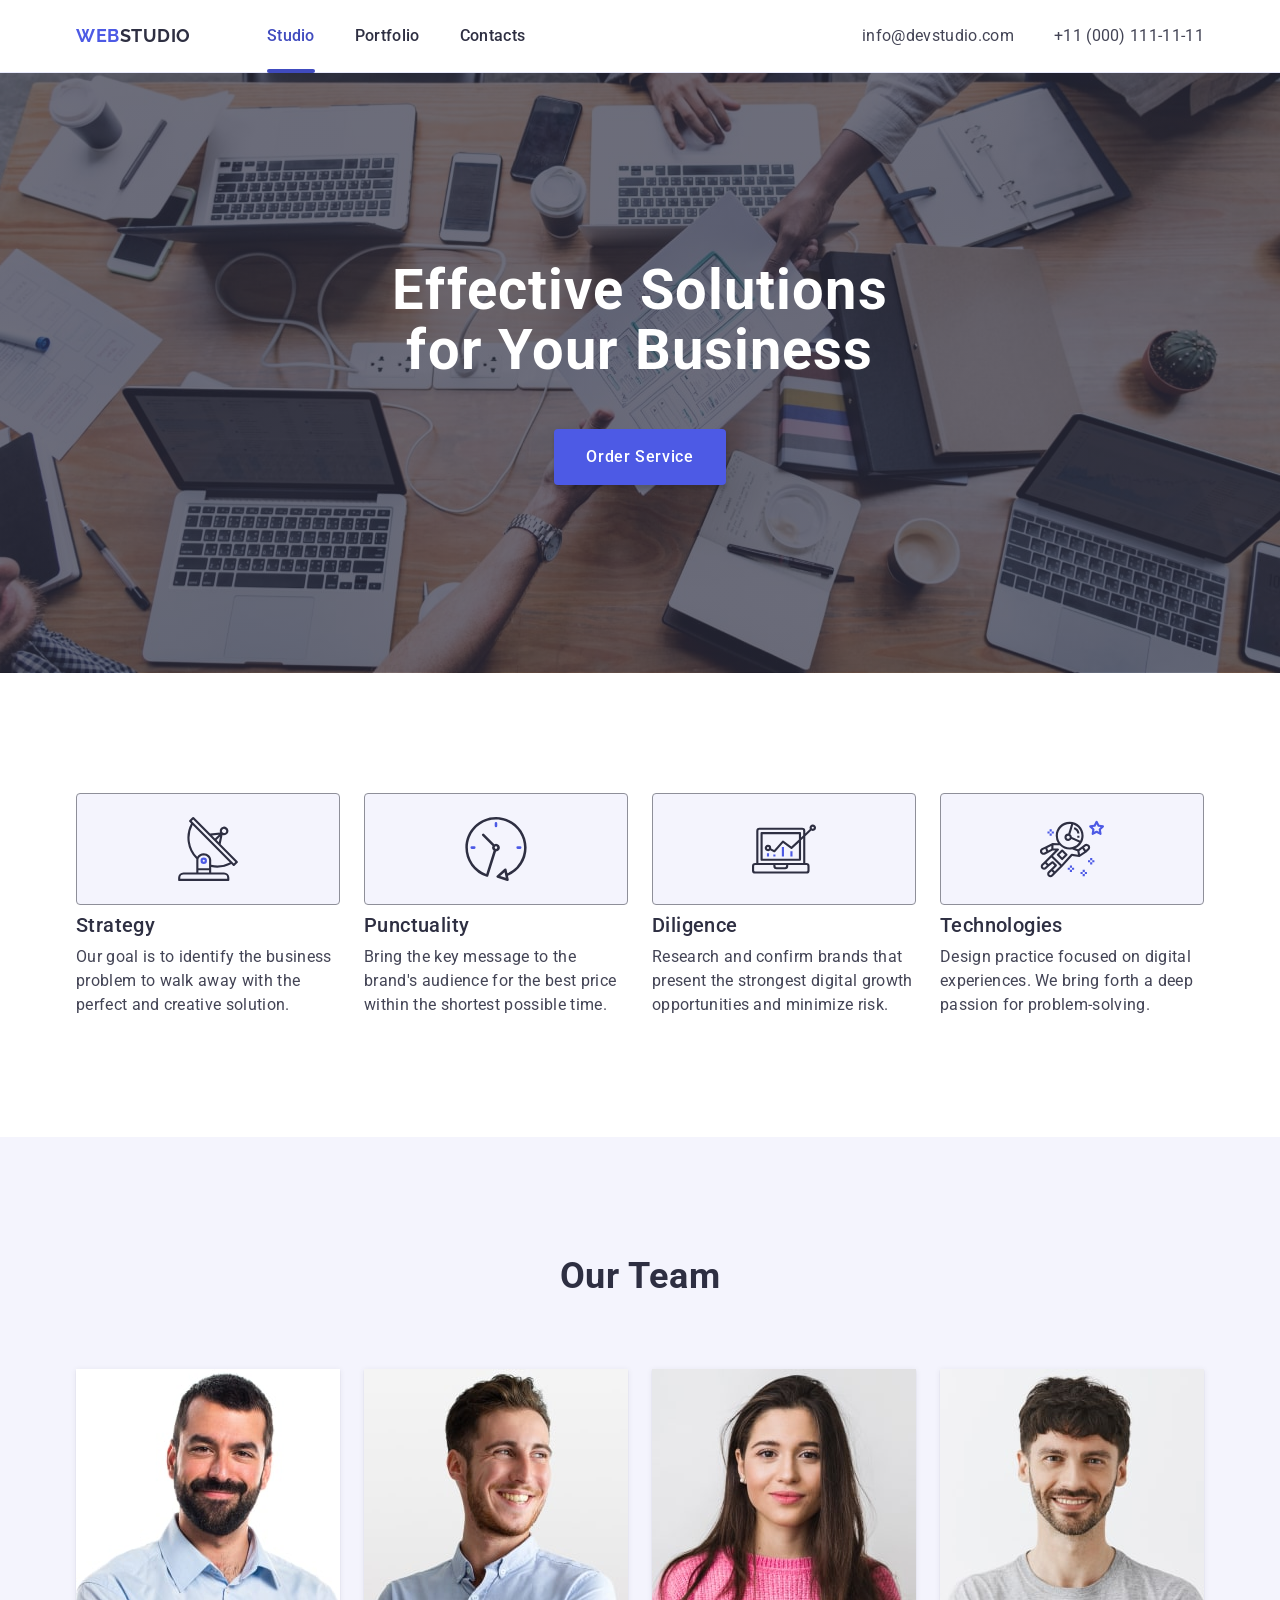
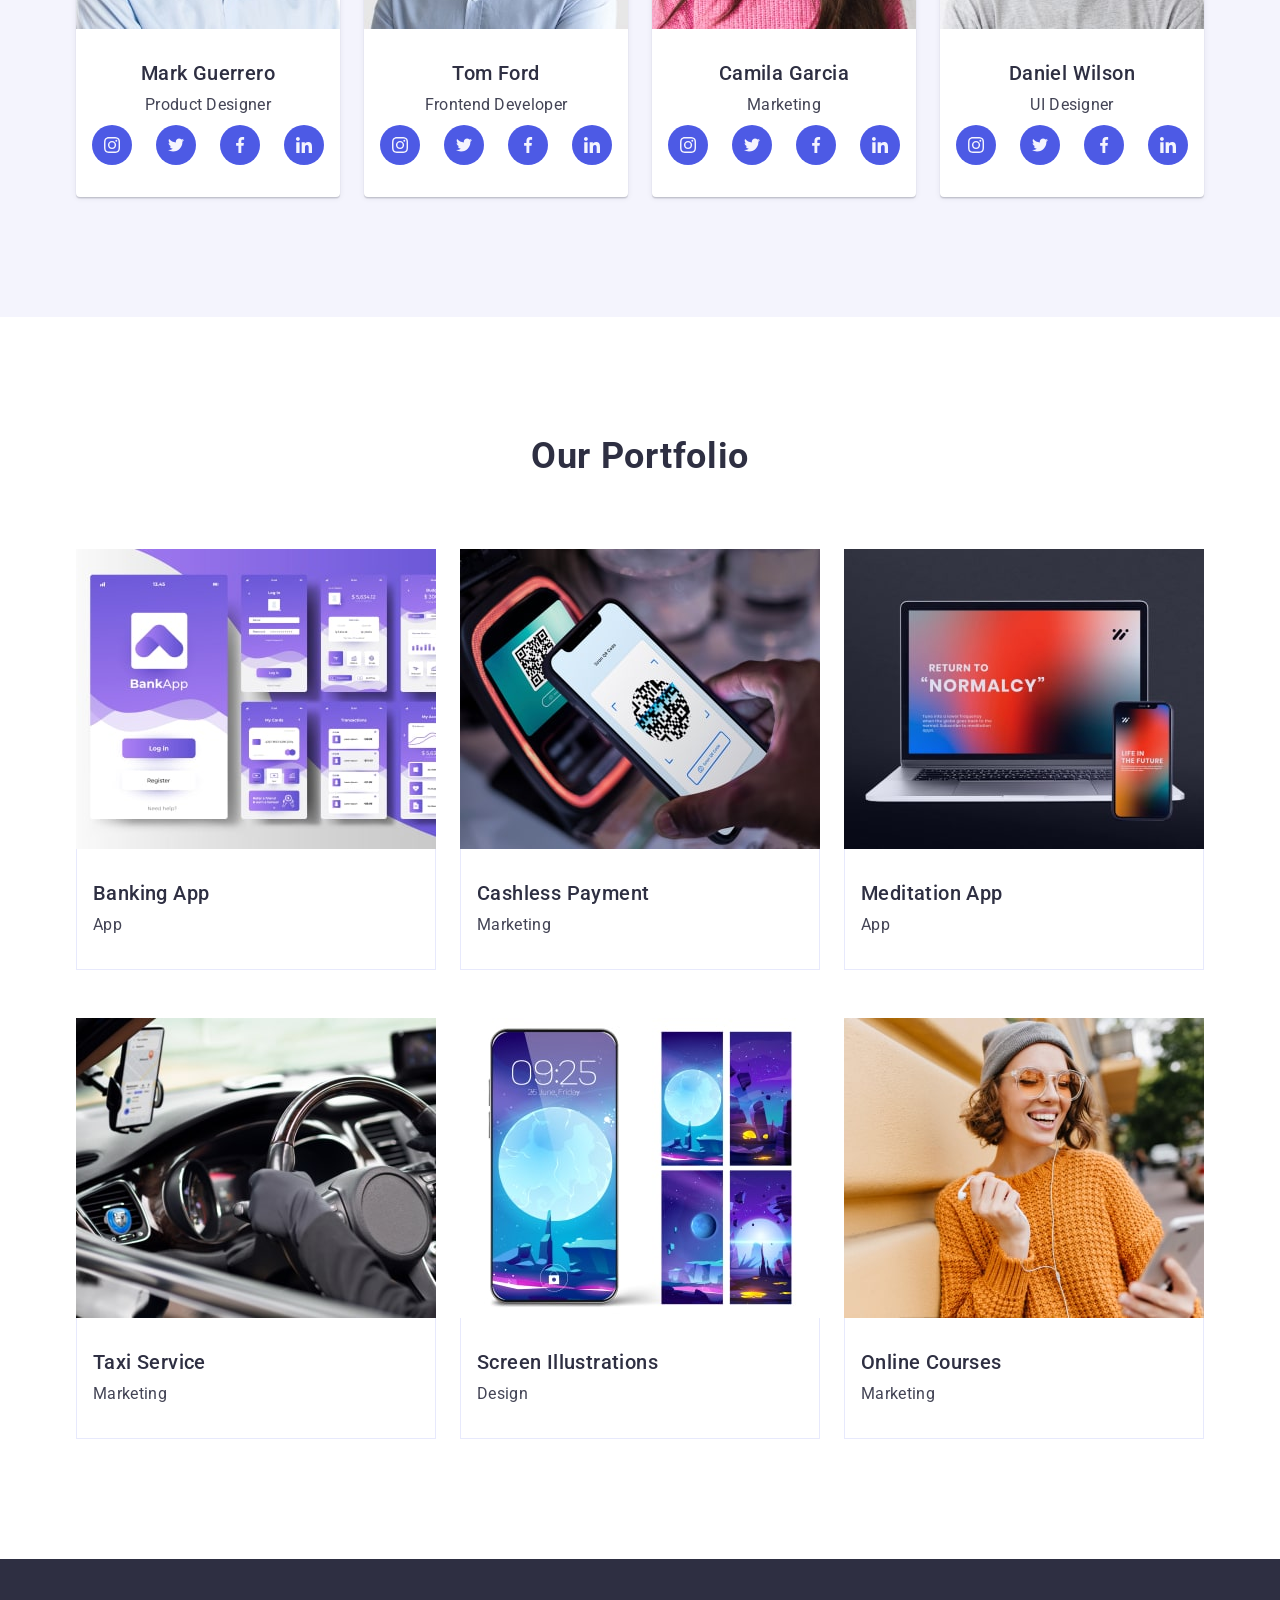
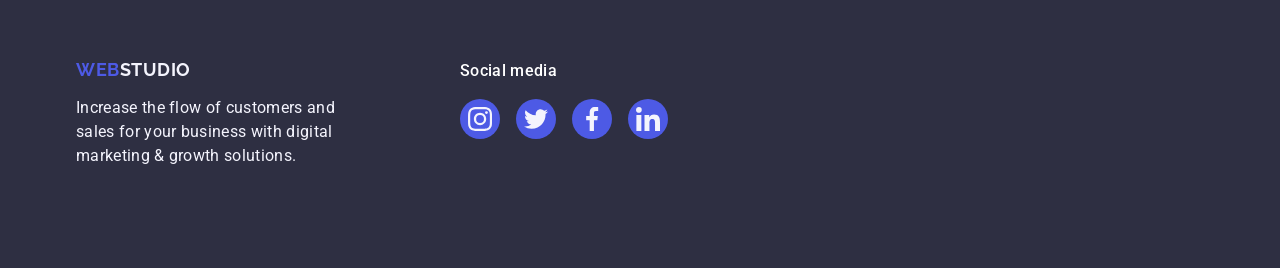
<file: index.html>
<!DOCTYPE html>
<html lang="en">
  <head>
    <!-- meta -->
    <meta charset="UTF-8" />
    <meta name="viewport" content="width=device-width, initial-scale=1.0" />
    <!-- meta-end -->
    <link rel="preconnect" href="https://fonts.googleapis.com" />
    <link rel="preconnect" href="https://fonts.gstatic.com" crossorigin />
    <link href="https://fonts.googleapis.com/css2?family=Roboto:wght@400;500;700&family=Raleway:wght@700&display=swap" rel="stylesheet" />
    <link rel="stylesheet" href="https://cdnjs.cloudflare.com/ajax/libs/modern-normalize/2.0.0/modern-normalize.min.css" />
    <link rel="stylesheet" href="./css/styles.css" />
    <title>Malyshev S. goit-markup-hw-04</title>
  </head>
  <body>
    <!-- header-section -->
    <header class="header">
      <div class="container header--wrap">
        <nav class="header__navmenu">
          <a href="./index.html" class="header__navmenu-logo">Web<span class="header__navmenu-logo--gray">Studio</span> </a>
          <ul class="header__navmenu-list">
            <li class="header__navmenu-item">
              <a href="./index.html" class="header__navmenu-link header__navmenu-link--active">Studio</a>
            </li>
            <li class="header__navmenu-item">
              <a href="" class="header__navmenu-link">Portfolio</a>
            </li>
            <li class="header__navmenu-item">
              <a href="" class="header__navmenu-link">Contacts</a>
            </li>
          </ul>
        </nav>
        <address class="header__address">
          <ul class="header__address-list">
            <li class="header__address-item">
              <a class="header__address-link" href="mailto:info@devstudio.com">info@devstudio.com</a>
            </li>
            <li class="header__address-item">
              <a class="header__address-link" href="tel:+110001111111">+11 (000) 111-11-11</a>
            </li>
          </ul>
        </address>
      </div>
    </header>
    <!-- header-section-end -->
    <!-- main-start -->
    <main>
      <!-- hero-section-start -->
      <section class="hero">
        <div class="container">
          <h1 class="hero__title">Effective Solutions for Your Business</h1>
          <button class="hero__button" type="button">Order Service</button>
        </div>
      </section>
      <!-- hero-section-end -->
      <!-- advantages-section-start -->
      <section class="advantages__section section">
        <div class="container">
          <h2 class="visually-hidden">Advantages</h2>
          <ul class="advantages__card-list">
            <li class="advantages__card-item">
              <div class="advantages__card-pictures">
                <svg class="advantages__card-icons" width="64" height="64">
                  <use href="./images/icons.svg#icon-antenna"></use>
                </svg>
              </div>
              <h3 class="advantages__card-title">Strategy</h3>
              <p class="advantages__card-txt">Our goal is to identify the business problem to walk away with the perfect and creative solution.</p>
            </li>
            <li class="advantages__card-item">
              <div class="advantages__card-pictures">
                <svg class="advantages__card-icons" width="64" height="64">
                  <use href="./images/icons.svg#icon-clock"></use>
                </svg>
              </div>
              <h3 class="advantages__card-title">Punctuality</h3>
              <p class="advantages__card-txt">Bring the key message to the brand's audience for the best price within the shortest possible time.</p>
            </li>
            <li class="advantages__card-item">
              <div class="advantages__card-pictures">
                <svg class="advantages__card-icons" width="64" height="64">
                  <use href="./images/icons.svg#icon-diagram"></use>
                </svg>
              </div>
              <h3 class="advantages__card-title">Diligence</h3>
              <p class="advantages__card-txt">Research and confirm brands that present the strongest digital growth opportunities and minimize risk.</p>
            </li>
            <li class="advantages__card-item">
              <div class="advantages__card-pictures">
                <svg class="advantages__card-icons" width="64" height="64">
                  <use href="./images/icons.svg#icon-astronaut"></use>
                </svg>
              </div>
              <h3 class="advantages__card-title">Technologies</h3>
              <p class="advantages__card-txt">Design practice focused on digital experiences. We bring forth a deep passion for problem-solving.</p>
            </li>
          </ul>
        </div>
      </section>
      <!-- advantages-section-end -->
      <!-- our-team-section-start -->
      <section class="our-team__section section">
        <div class="container">
          <h2 class="our-team__title-section">Our Team</h2>
          <ul class="our-team__card-list">
            <li class="our-team__card-item">
              <img class="our-team__card-img" src="./images/section-our-team/product-designer.jpg" alt="workmate" width="264" height="260" />
              <div class="our-team__card-desc">
                <h3 class="our-team__card-title">Mark Guerrero</h3>
                <p class="our-team__card-txt">Product Designer</p>
                <ul class="our-team__card-social-list">
                  <li class="our-team__card-social-item">
                    <a href="https://www.instagram.com/" target="_blank" class="our-team__card-social-link">
                      <svg class="our-team__card-social-icon" width="16" height="16">
                        <use href="./images/icons.svg#icon-instagram"></use>
                      </svg>
                    </a>
                  </li>
                  <li class="our-team__card-social-item">
                    <a href="https://www.twitter.com/" target="_blank" class="our-team__card-social-link">
                      <svg class="our-team__card-social-icon" width="16" height="16">
                        <use href="./images/icons.svg#icon-twitter"></use>
                      </svg>
                    </a>
                  </li>
                  <li class="our-team__card-social-item">
                    <a href="https://www.facebook.com/" target="_blank" class="our-team__card-social-link">
                      <svg class="our-team__card-social-icon" width="16" height="16">
                        <use href="./images/icons.svg#icon-facebook"></use>
                      </svg>
                    </a>
                  </li>
                  <li class="our-team__card-social-item">
                    <a href="https://www.linkedin.com/" target="_blank" class="our-team__card-social-link">
                      <svg class="our-team__card-social-icon" width="16" height="16">
                        <use href="./images/icons.svg#icon-linkedin"></use>
                      </svg>
                    </a>
                  </li>
                </ul>
              </div>
            </li>
            <li class="our-team__card-item">
              <img class="our-team__card-img" src="./images/section-our-team/frontend-developer.jpg" alt="workmate" width="264" height="260" />
              <div class="our-team__card-desc">
                <h3 class="our-team__card-title">Tom Ford</h3>
                <p class="our-team__card-txt">Frontend Developer</p>
                <ul class="our-team__card-social-list">
                  <li class="our-team__card-social-item">
                    <a href="https://www.instagram.com/" target="_blank" class="our-team__card-social-link">
                      <svg class="our-team__card-social-icon" width="16" height="16">
                        <use href="./images/icons.svg#icon-instagram"></use>
                      </svg>
                    </a>
                  </li>
                  <li class="our-team__card-social-item">
                    <a href="https://www.twitter.com/" target="_blank" class="our-team__card-social-link">
                      <svg class="our-team__card-social-icon" width="16" height="16">
                        <use href="./images/icons.svg#icon-twitter"></use>
                      </svg>
                    </a>
                  </li>
                  <li class="our-team__card-social-item">
                    <a href="https://www.facebook.com/" target="_blank" class="our-team__card-social-link">
                      <svg class="our-team__card-social-icon" width="16" height="16">
                        <use href="./images/icons.svg#icon-facebook"></use>
                      </svg>
                    </a>
                  </li>
                  <li class="our-team__card-social-item">
                    <a href="https://www.linkedin.com/" target="_blank" class="our-team__card-social-link">
                      <svg class="our-team__card-social-icon" width="16" height="16">
                        <use href="./images/icons.svg#icon-linkedin"></use>
                      </svg>
                    </a>
                  </li>
                </ul>
              </div>
            </li>
            <li class="our-team__card-item">
              <img class="our-team__card-img" src="./images/section-our-team/marketing.jpg" alt="workmate" width="264" height="260" />
              <div class="our-team__card-desc">
                <h3 class="our-team__card-title">Camila Garcia</h3>
                <p class="our-team__card-txt">Marketing</p>
                <ul class="our-team__card-social-list">
                  <li class="our-team__card-social-item">
                    <a href="https://www.instagram.com/" target="_blank" class="our-team__card-social-link">
                      <svg class="our-team__card-social-icon" width="16" height="16">
                        <use href="./images/icons.svg#icon-instagram"></use>
                      </svg>
                    </a>
                  </li>
                  <li class="our-team__card-social-item">
                    <a href="https://www.twitter.com/" target="_blank" class="our-team__card-social-link">
                      <svg class="our-team__card-social-icon" width="16" height="16">
                        <use href="./images/icons.svg#icon-twitter"></use>
                      </svg>
                    </a>
                  </li>
                  <li class="our-team__card-social-item">
                    <a href="https://www.facebook.com/" target="_blank" class="our-team__card-social-link">
                      <svg class="our-team__card-social-icon" width="16" height="16">
                        <use href="./images/icons.svg#icon-facebook"></use>
                      </svg>
                    </a>
                  </li>
                  <li class="our-team__card-social-item">
                    <a href="https://www.linkedin.com/" target="_blank" class="our-team__card-social-link">
                      <svg class="our-team__card-social-icon" width="16" height="16">
                        <use href="./images/icons.svg#icon-linkedin"></use>
                      </svg>
                    </a>
                  </li>
                </ul>
              </div>
            </li>
            <li class="our-team__card-item">
              <img class="our-team__card-img" src="./images/section-our-team/UI-designer.jpg" alt="workmate" width="264" height="260" />
              <div class="our-team__card-desc">
                <h3 class="our-team__card-title">Daniel Wilson</h3>
                <p class="our-team__card-txt">UI Designer</p>
                <ul class="our-team__card-social-list">
                  <li class="our-team__card-social-item">
                    <a href="https://www.instagram.com/" target="_blank" class="our-team__card-social-link">
                      <svg class="our-team__card-social-icon" width="16" height="16">
                        <use href="./images/icons.svg#icon-instagram"></use>
                      </svg>
                    </a>
                  </li>
                  <li class="our-team__card-social-item">
                    <a href="https://www.twitter.com/" target="_blank" class="our-team__card-social-link">
                      <svg class="our-team__card-social-icon" width="16" height="16">
                        <use href="./images/icons.svg#icon-twitter"></use>
                      </svg>
                    </a>
                  </li>
                  <li class="our-team__card-social-item">
                    <a href="https://www.facebook.com/" target="_blank" class="our-team__card-social-link">
                      <svg class="our-team__card-social-icon" width="16" height="16">
                        <use href="./images/icons.svg#icon-facebook"></use>
                      </svg>
                    </a>
                  </li>
                  <li class="our-team__card-social-item">
                    <a href="https://www.linkedin.com/" target="_blank" class="our-team__card-social-link">
                      <svg class="our-team__card-social-icon" width="16" height="16">
                        <use href="./images/icons.svg#icon-linkedin"></use>
                      </svg>
                    </a>
                  </li>
                </ul>
              </div>
            </li>
          </ul>
        </div>
      </section>
      <!-- our-team-section-end -->
      <!-- our-portfolio-section-start -->
      <section class="portfolio__section section">
        <div class="container">
          <h2 class="portfolio__title-section">Our Portfolio</h2>
          <ul class="portfolio__card-list">
            <li class="portfolio__card-item">
              <div class="portfolio__card-img-hidden-wrap">
                <img class="portfolio__card-img" src="./images/section-portfolio/img-banking-app.jpg" alt="our development" width="360" height="300" />
                <p class="portfolio__card-img-hidden-detail-txt">
                  14 Stylish and User-Friendly App Design Concepts · Task Manager App · Calorie Tracker App · Exotic Fruit Ecommerce App · Cloud Storage App
                </p>
              </div>
              <div class="portfolio__card-desc-wrap">
                <h3 class="portfolio__card-desc-tittle">Banking App</h3>
                <p class="portfolio__card-desc-txt">App</p>
              </div>
            </li>
            <li class="portfolio__card-item">
              <div class="portfolio__card-img-hidden-wrap">
                <img class="portfolio__card-img" src="./images/section-portfolio/img-cashless-payment.jpg" alt="our development" width="360" height="300" />
                <p class="portfolio__card-img-hidden-detail-txt">
                  14 Stylish and User-Friendly App Design Concepts · Task Manager App · Calorie Tracker App · Exotic Fruit Ecommerce App · Cloud Storage App
                </p>
              </div>
              <div class="portfolio__card-desc-wrap">
                <h3 class="portfolio__card-desc-tittle">Cashless Payment</h3>
                <p class="portfolio__card-desc-txt">Marketing</p>
              </div>
            </li>
            <li class="portfolio__card-item">
              <div class="portfolio__card-img-hidden-wrap">
                <img class="portfolio__card-img" src="./images/section-portfolio/img-meditation-app.jpg" alt="our development" width="360" height="300" />
                <p class="portfolio__card-img-hidden-detail-txt">
                  14 Stylish and User-Friendly App Design Concepts · Task Manager App · Calorie Tracker App · Exotic Fruit Ecommerce App · Cloud Storage App
                </p>
              </div>
              <div class="portfolio__card-desc-wrap">
                <h3 class="portfolio__card-desc-tittle">Meditation App</h3>
                <p class="portfolio__card-desc-txt">App</p>
              </div>
            </li>
            <li class="portfolio__card-item">
              <div class="portfolio__card-img-hidden-wrap">
                <img class="portfolio__card-img" src="./images/section-portfolio/img-taxi-service.jpg" alt="our development" width="360" height="300" />
                <p class="portfolio__card-img-hidden-detail-txt">
                  14 Stylish and User-Friendly App Design Concepts · Task Manager App · Calorie Tracker App · Exotic Fruit Ecommerce App · Cloud Storage App
                </p>
              </div>
              <div class="portfolio__card-desc-wrap">
                <h3 class="portfolio__card-desc-tittle">Taxi Service</h3>
                <p class="portfolio__card-desc-txt">Marketing</p>
              </div>
            </li>
            <li class="portfolio__card-item">
              <div class="portfolio__card-img-hidden-wrap">
                <img class="portfolio__card-img" src="./images/section-portfolio/img-screen-illustrations.jpg" alt="our development" width="360" height="300" />
                <p class="portfolio__card-img-hidden-detail-txt">
                  14 Stylish and User-Friendly App Design Concepts · Task Manager App · Calorie Tracker App · Exotic Fruit Ecommerce App · Cloud Storage App
                </p>
              </div>
              <div class="portfolio__card-desc-wrap">
                <h3 class="portfolio__card-desc-tittle">Screen Illustrations</h3>
                <p class="portfolio__card-desc-txt">Design</p>
              </div>
            </li>
            <li class="portfolio__card-item">
              <div class="portfolio__card-img-hidden-wrap">
                <img class="portfolio__card-img" src="./images/section-portfolio/img-online-courses.jpg" alt="our development" width="360" height="300" />
                <p class="portfolio__card-img-hidden-detail-txt">
                  14 Stylish and User-Friendly App Design Concepts · Task Manager App · Calorie Tracker App · Exotic Fruit Ecommerce App · Cloud Storage App
                </p>
              </div>
              <div class="portfolio__card-desc-wrap">
                <h3 class="portfolio__card-desc-tittle">Online Courses</h3>
                <p class="portfolio__card-desc-txt">Marketing</p>
              </div>
            </li>
          </ul>
        </div>
      </section>
      <!-- our-portfolio-section-end -->
    </main>
    <!-- main-end -->
    <!-- footer-section-start -->
    <footer class="footer__section">
      <div class="container footer__wrap-content">
        <div class="footer__wrap-logo-and-tagline">
          <a class="footer__logo-link" href="./index.html">Web<span class="footer__logo-link--cloud">Studio</span></a>
          <p class="footeer__txt">Increase the flow of customers and sales for your business with digital marketing & growth solutions.</p>
        </div>
        <div class="footer__wrap-social">
          <p class="footer__social-definition">Social media</p>
          <ul class="footer__social-list">
            <li class="footer__social-item">
              <a href="https://www.instagram.com/" target="_blank" class="footer__social-link">
                <svg class="footer__social-icon" width="24" height="24">
                  <use href="./images/icons.svg#icon-instagram"></use>
                </svg>
              </a>
            </li>
            <li class="footer__social-item">
              <a href="https://www.twitter.com/" target="_blank" class="footer__social-link">
                <svg class="footer__social-icon" width="24" height="24">
                  <use href="./images/icons.svg#icon-twitter"></use>
                </svg>
              </a>
            </li>
            <li class="footer__social-item">
              <a href="https://www.facebook.com/" target="_blank" class="footer__social-link">
                <svg class="footer__social-icon" width="24" height="24">
                  <use href="./images/icons.svg#icon-facebook"></use>
                </svg>
              </a>
            </li>
            <li class="footer__social-item">
              <a href="https://www.linkedin.com/" target="_blank" class="footer__social-link">
                <svg class="footer__social-icon" width="24" height="24">
                  <use href="./images/icons.svg#icon-linkedin"></use>
                </svg>
              </a>
            </li>
          </ul>
        </div>
      </div>
    </footer>
    <!-- footer-section-end -->
  </body>
</html>
</file>
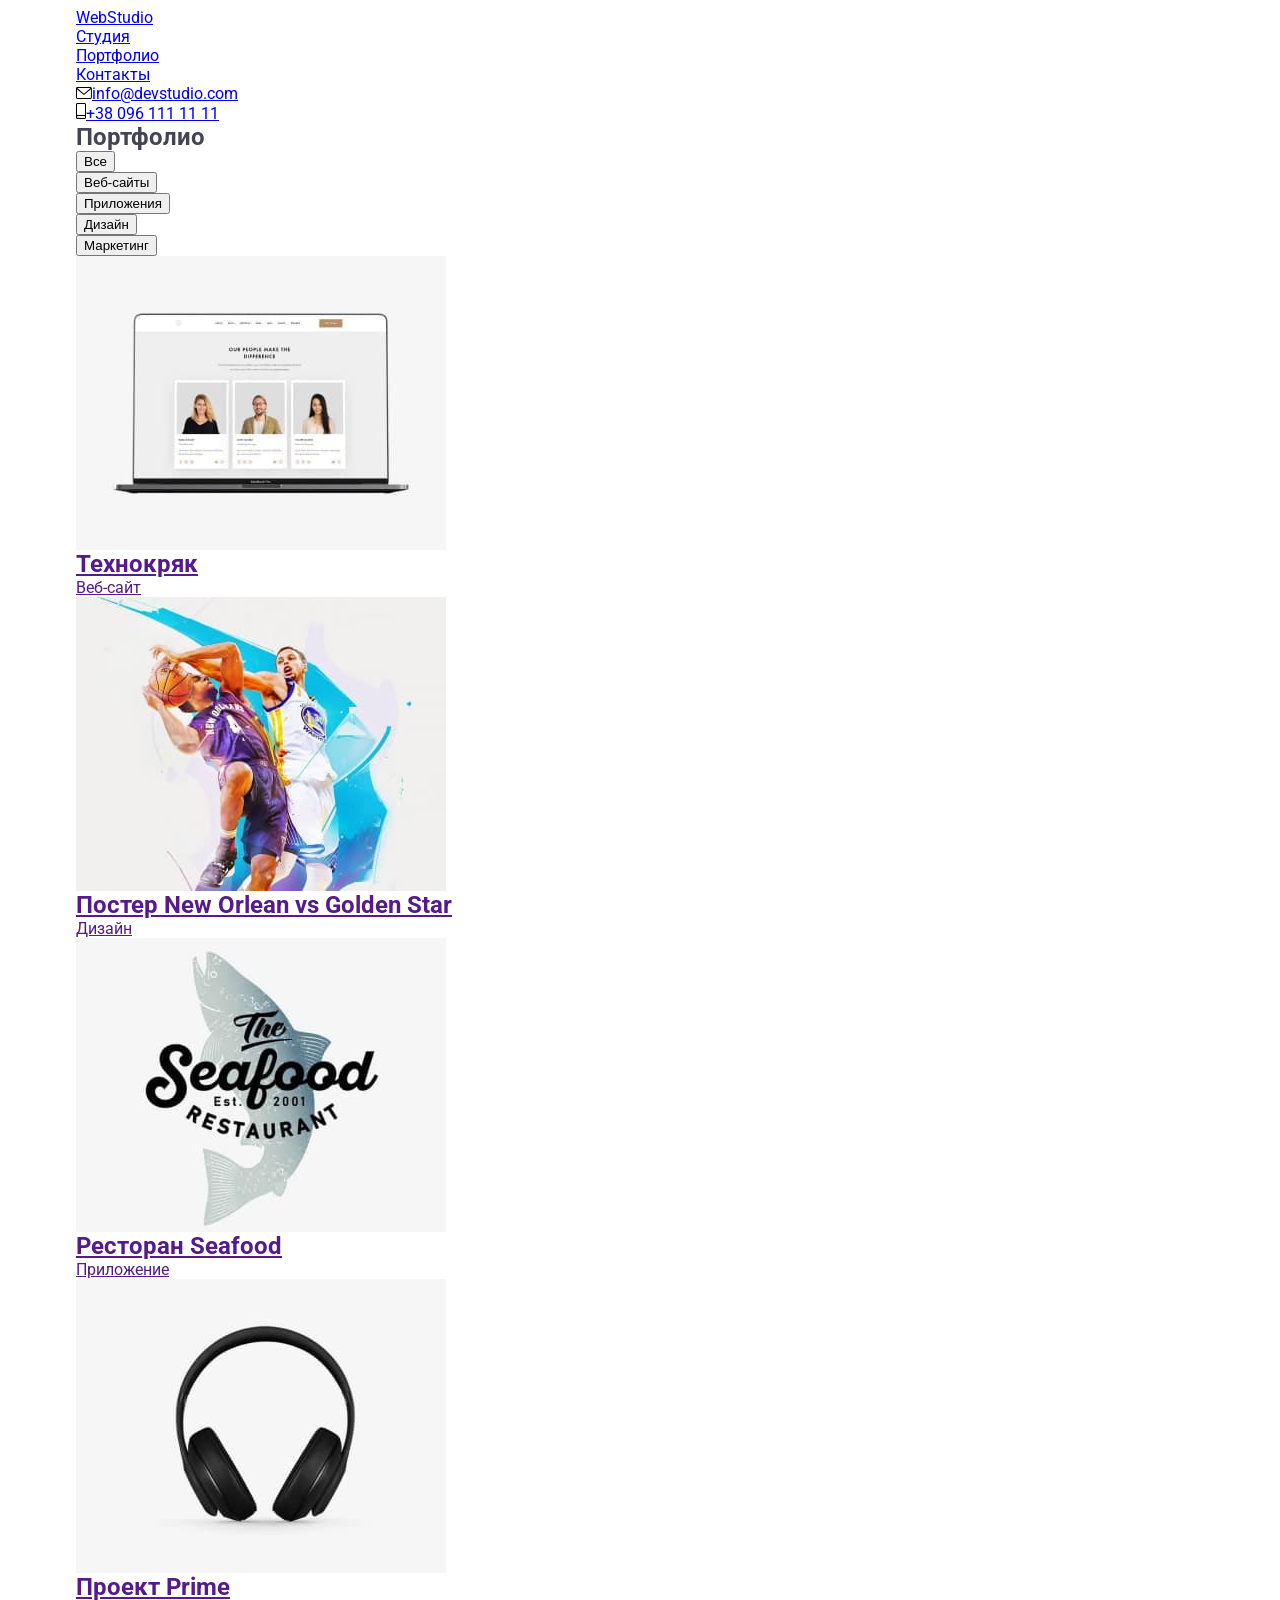
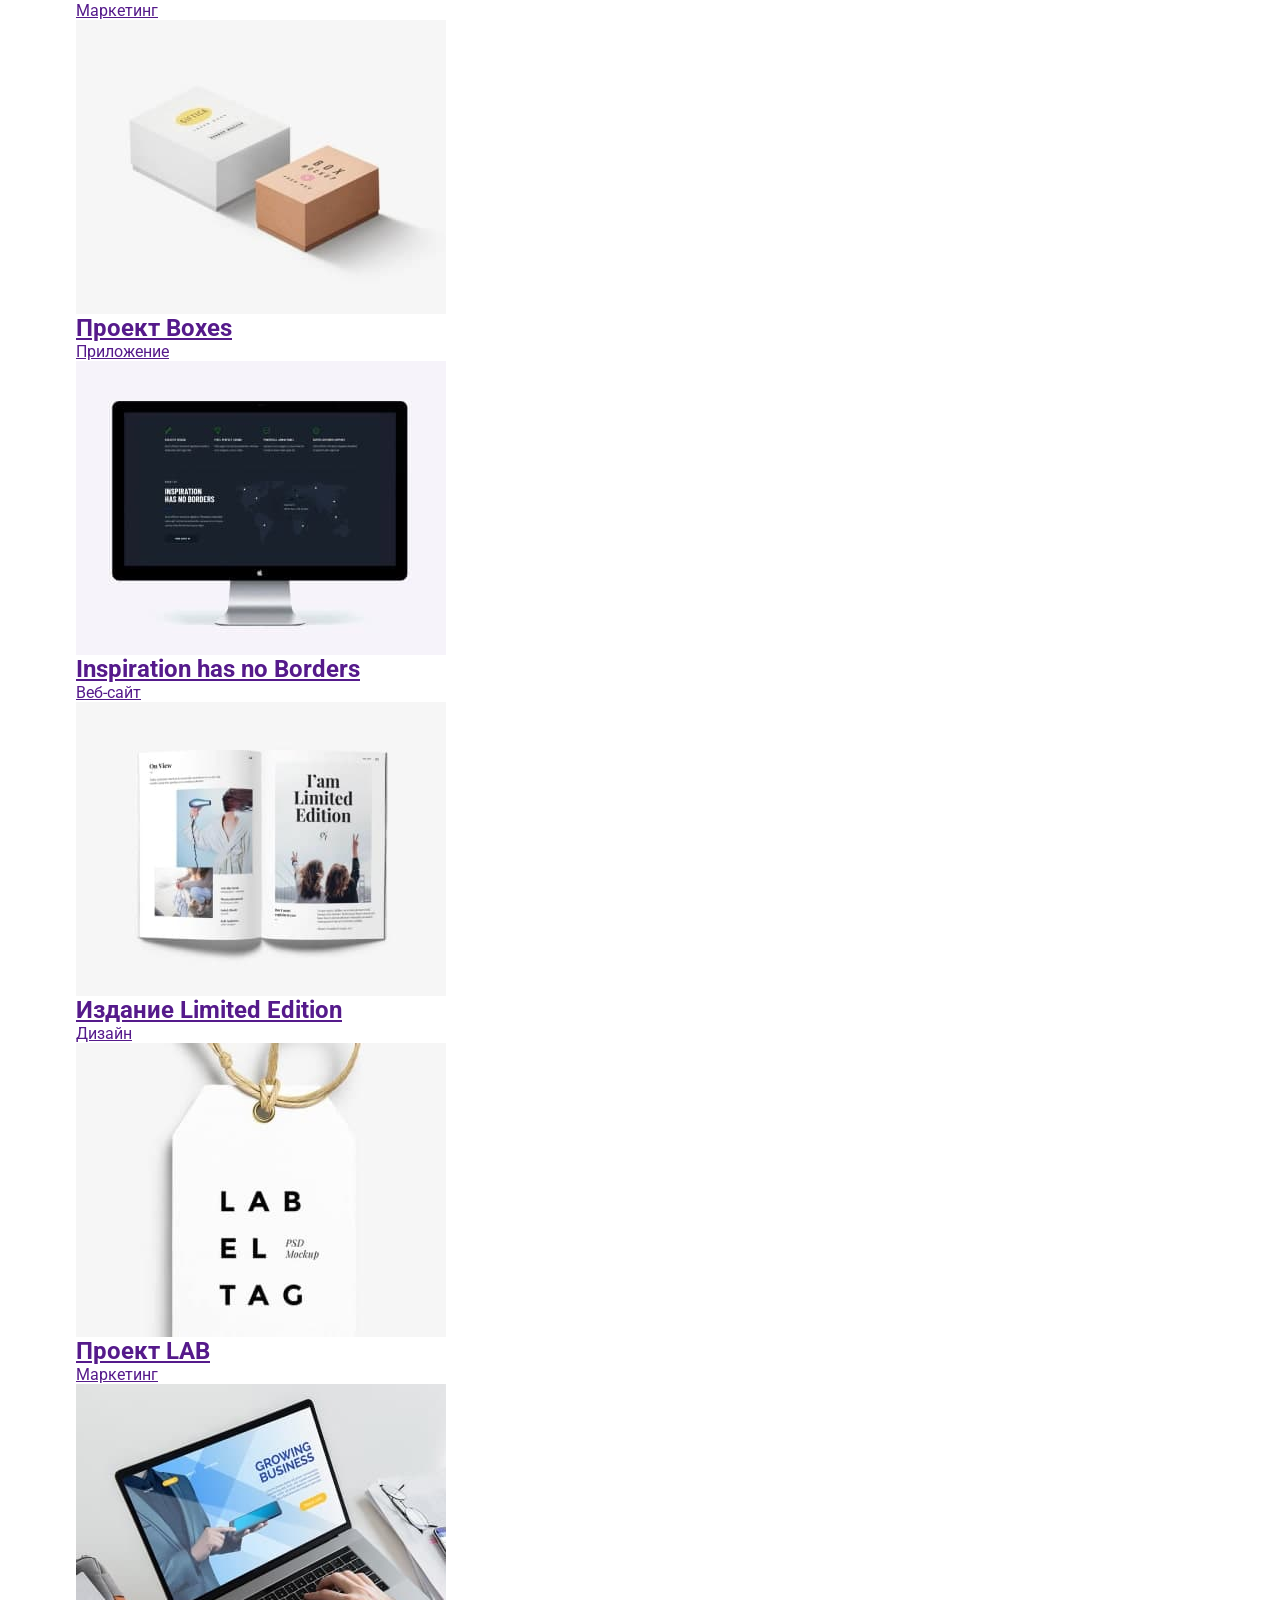
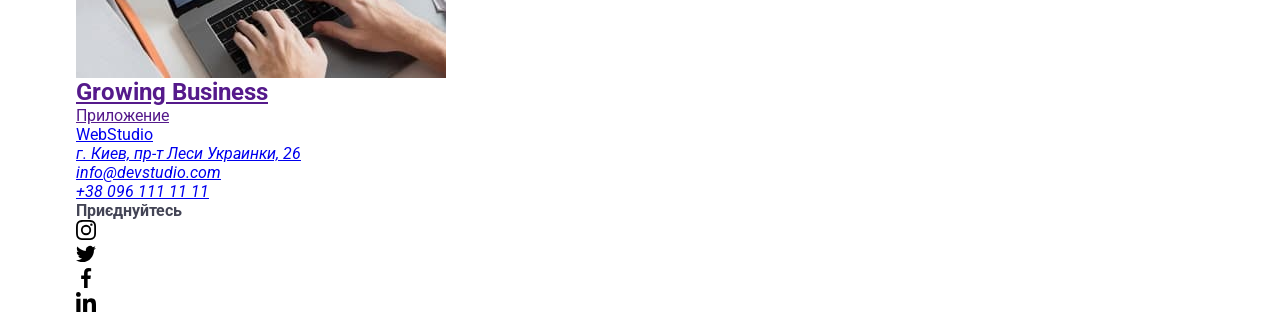
<file: portfolio.html>
<!DOCTYPE html>
<html lang="ru">

<head>
	<meta charset="UTF-8" />
	<meta http-equiv="X-UA-Compatible" content="IE=edge" />
	<meta name="viewport" content="width=device-width, initial-scale=1.0" />
	<title lang="en">Malyshev homework5 portfolio</title>
	<link rel="stylesheet" href="https://necolas.github.io/normalize.css/8.0.1/normalize.css" />
	<link rel="preconnect" href="https://fonts.googleapis.com" />
	<link rel="preconnect" href="https://fonts.gstatic.com" crossorigin />
	<link rel="stylesheet"
		href="https://fonts.googleapis.com/css2?family=Raleway:wght@700&family=Roboto:wght@400;500;700;900&display=swap" />
	<link rel="stylesheet" href="./css/styles.css" />
</head>

<body>
	<header class="header-content-formation">
		<div class="container header-content-flex">
			<a href="./index.html" lang="en" class="header-logo_blue link">Web<span class="logo_black">Studio</span></a>
			<nav>
				<ul class="list header-nav_menu-flex">
					<li><a href="./index.html" class="header-nav_menu_link-style header-nav_menu-mod link">Студия</a>
					</li>
					<li><a href="./portfolio.html"
							class="header-nav_menu_link-style header-nav_menu-mod current link">Портфолио</a></li>
					<li><a href="#" class="header-nav_menu_link-style header-nav_menu-mod link">Контакты</a></li>
				</ul>
			</nav>
			<ul class="list header-contact-flex">
				<li>
					<a href="mailto:info@devstudio.com" target="_blank"
						class="header-mail_link_style header-contact-mod link">
						<svg class="header-contact-icon_contact_style" width="16" height="12">
							<use href="./img/toweb/header/icon_contact.svg#icon-envelope-hover-1"></use>
						</svg>info@devstudio.com</a>
				</li>
				<li>
					<a href="tel:+380961111111" target="_blank" class="header-tel_link_style header-contact-mod link">
						<svg class="header-contact-icon_contact_style" width="10" height="16">
							<use href="./img/toweb/header/icon_contact.svg#icon-smartphone-1"></use>
						</svg>+38 096 111 11 11</a>
				</li>
			</ul>
		</div>
	</header>
	<main>
		<section class="portfolio-section-formation">
			<div class="container">
				<h1 class="portfolio-title portfolio-title-fantom">Портфолио</h1>
				<ul class="list portfolio-content_filter-flex">
					<li><button type="button" class="input filter_super_button filter-button-mod">Все</button></li>
					<li><button type="button" class="input filter_button filter-button-mod">Веб-сайты</button></li>
					<li><button type="button" class="input filter_button filter-button-mod">Приложения</button></li>
					<li><button type="button" class="input filter_button filter-button-mod">Дизайн</button></li>
					<li><button type="button" class="input filter_button filter-button-mod">Маркетинг</button></li>
				</ul>
				<ul class="list portfolio-card_content-formation">
					<li>
						<a href="" class="link">
							<div class="portfolio-card-shadow_hover_wrap">
								<img src="./img/toweb/portfolio/pic11.jpg" alt="Веб-сайт про технологии" width="370"
									height="294" />
								<div class="portfolio-card_text-formation">
									<h2 class="portfolio-sub_title-style">Технокряк</h2>
									<p class="portfolio-card_text-style">Веб-сайт</p>
								</div>
							</div>
						</a>
					</li>
					<li>
						<a href="" class="link">
							<div class="portfolio-card-shadow_hover_wrap">
								<img src="./img/toweb/portfolio/pic12.jpg" alt="Противостояние двух баскетболистов"
									width="370" height="294" />
								<div class="portfolio-card_text-formation">
									<h2 class="portfolio-sub_title-style">
										Постер
										<span class="portfolio-sub_title-style" lang="en">New Orlean vs Golden
											Star</span>
									</h2>
									<p class="portfolio-card_text-style">Дизайн</p>
								</div>
							</div>
						</a>
					</li>
					<li>
						<a href="" class="link">
							<div class="portfolio-card-shadow_hover_wrap">
								<img src="./img/toweb/portfolio/pic13.jpg" alt="Логотип с лососем и названием ресторана"
									width="370" height="294" />
								<div class="portfolio-card_text-formation">
									<h2 class="portfolio-sub_title-style">
										Ресторан
										<span class="portfolio-sub_title-style" lang="en">Seafood</span>
									</h2>
									<p class="portfolio-card_text-style">Приложение</p>
								</div>
							</div>
						</a>
					</li>
					<li>
						<a href="" class="link">
							<div class="portfolio-card-shadow_hover_wrap">
								<img src="./img/toweb/portfolio/pic14.jpg" alt="Наушники" width="370" height="294" />
								<div class="portfolio-card_text-formation">
									<h2 class="portfolio-sub_title-style">
										Проект
										<span lang="en">Prime</span>
									</h2>
									<p class="portfolio-card_text-style">Маркетинг</p>
								</div>
							</div>
						</a>
					</li>
					<li>
						<a href="" class="link">
							<div class="portfolio-card-shadow_hover_wrap">
								<img src="./img/toweb/portfolio/pic15.jpg" alt="Две коробки" width="370" height="294" />
								<div class="portfolio-card_text-formation">
									<h2 class="portfolio-sub_title-style">
										Проект
										<span class="portfolio-sub_title-style" lang="en">Boxes</span>
									</h2>
									<p class="portfolio-card_text-style">Приложение</p>
								</div>
							</div>
						</a>
					</li>
					<li>
						<a href="" class="link">
							<div class="portfolio-card-shadow_hover_wrap">
								<img src="./img/toweb/portfolio/pic16.jpg" alt="Сайт с изображением карты мира"
									width="370" height="294" />
								<div class="portfolio-card_text-formation">
									<h2 class="portfolio-sub_title-style" lang="en">Inspiration has no Borders</h2>
									<p class="portfolio-card_text-style">Веб-сайт</p>
								</div>
							</div>
						</a>
					</li>
					<li>
						<a href="" class="link">
							<div class="portfolio-card-shadow_hover_wrap">
								<img src="./img/toweb/portfolio/pic17.jpg" alt="Раскрытая книга" width="370"
									height="294" />
								<div class="portfolio-card_text-formation">
									<h2 class="portfolio-sub_title-style">
										Издание
										<span lang="en" class="portfolio-sub_title-formation">Limited Edition</span>
									</h2>
									<p class="portfolio-card_text-style">Дизайн</p>
								</div>
							</div>
						</a>
					</li>
					<li>
						<a href="" class="link">
							<div class="portfolio-card-shadow_hover_wrap">
								<img src="./img/toweb/portfolio/pic18.jpg" alt="Лейба на верёвке" width="370"
									height="294" />
								<div class="portfolio-card_text-formation">
									<h2 class="portfolio-sub_title-style">
										Проект
										<span class="portfolio-sub_title-style" lang="en">LAB</span>
									</h2>
									<p class="portfolio-card_text-style">Маркетинг</p>
								</div>
							</div>
						</a>
					</li>
					<li>
						<a href="" class="link">
							<div class="portfolio-card-shadow_hover_wrap">
								<img src="./img/toweb/portfolio/pic19.jpg" alt="Работа с ноутбуком" width="370"
									height="294" />
								<div class="portfolio-card_text-formation">
									<h2 class="portfolio-sub_title-style" lang="en">Growing Business</h2>
									<p class="portfolio-card_text-style">Приложение</p>
								</div>
							</div>
						</a>
					</li>
				</ul>
			</div>
		</section>
	</main>
	<footer class="footer-section-formation">
		<div class="container">
			<div class="footer-logo_and_address_and_connect-flex">
				<div class="footer-logo_and_address-wrap">
					<a href="./index.html" lang="en" class="footer-logo_blue link">Web<span
							class="logo_white">Studio</span></a>
					<address>
						<ul class="list">
							<li class="footer-maps_link-formation">
								<a href="https://goo.gl/maps/JzSsFaJVBJ5db8CR7" target="_blank"
									class="footer-maps_link-style link">г. Киев, пр-т Леси Украинки, 26</a>
							</li>
							<li class="footer-mail_link-formation">
								<a href="mailto:info@devstudio.com" target="_blank"
									class="footer-mail_link-style footer-cont_link-mod link">info@devstudio.com</a>
							</li>
							<li>
								<a href="tel:+380961111111" target="_blank"
									class="footer-tel_link-style footer-cont_link-mod link">+38 096 111 11 11</a>
							</li>
						</ul>
					</address>
				</div>
				<div class="footer-connect-wrap">
					<strong class="footer-connect-title_style">Приєднуйтесь</strong>
					<ul class="list footer-connect-soc_icon-formation">
						<li><a href="#" class="input footer-connect-soc_icon_decor"><svg
									class="footer-connect-soc_icon_style" width="20" height="20">
									<use href="./img/toweb/footer/connect_soc_icon.svg#icon-instagram1"></use>
								</svg></a></li>
						<li><a href="#" class="input footer-connect-soc_icon_decor"><svg
									class="footer-connect-soc_icon_style" width="20" height="20">
									<use href="./img/toweb/footer/connect_soc_icon.svg#icon-twitter2"></use>
								</svg></a></li>
						<li><a href="#" class="input footer-connect-soc_icon_decor"><svg
									class="footer-connect-soc_icon_style" width="20" height="20">
									<use href="./img/toweb/footer/connect_soc_icon.svg#icon-facebook3"></use>
								</svg></a></li>
						<li><a href="#" class="input footer-connect-soc_icon_decor"><svg
									class="footer-connect-soc_icon_style" width="20" height="20">
									<use href="./img/toweb/footer/connect_soc_icon.svg#icon-linkedin4"></use>
								</svg></a></li>
					</ul>
				</div>
			</div>
		</div>
	</footer>
</body>

</html>
</file>
<file: css/styles.css>
/** global-style-start */

html {
  box-sizing: border-box;
}

*,
*::before,
*::after {
  box-sizing: inherit;
}

body {
  font-family: 'Roboto', sans-serif;
  font-size: 16px;
  font-weight: 400;
  color: #434455;
  background-color: #ffffff;
}

ul,
ol {
  list-style-type: none;
  margin: 0;
  padding: 0;
}

h1,
h2,
h3,
h4,
h5,
h6,
p {
  margin-top: 0;
  margin-bottom: 0;
}

.container {
  width: 100%;
  max-width: 1158px;
  padding-left: 15px;
  padding-right: 15px;
  margin: 0 auto;
}

.section {
  padding-top: 120px;
  padding-bottom: 120px;
}

img {
  display: block;
  max-width: 100%;
  height: auto;
}

.visually-hidden {
  position: absolute;
  width: 1px;
  height: 1px;
  margin: -1px;
  border: 0;
  padding: 0;
  white-space: nowrap;
  clip-path: inset(100%);
  clip: rect(0 0 0 0);
  overflow: hidden;
}

/** global-style-end */
/** header-section-start */

.header {
  border-bottom: 1px solid #e7e9fc;
  box-shadow: 0px 1px 6px 0px rgba(46, 47, 66, 0.08), 0px 1px 1px 0px rgba(46, 47, 66, 0.16), 0px 2px 1px 0px rgba(46, 47, 66, 0.08);
  background-color: #fff;
}

.header--wrap {
  display: flex;
  align-items: center;
}

/* header-section-logo */

.header__navmenu-logo {
  margin-right: 76px;

  font-family: 'Raleway', sans-serif;
  font-weight: 700;
  font-size: 18px;
  text-transform: uppercase;
  line-height: 1.17;
  letter-spacing: 0.03em;
  color: #4d5ae5;
  text-decoration: none;
}

.header__navmenu-logo--gray {
  color: #2e2f42;
}

/* header-section-navmenu */

.header__navmenu {
  display: flex;
  align-items: center;
}

.header__navmenu-list {
  display: flex;
  gap: 40px;
}

.header__navmenu-link {
  display: block;
  padding: 24px 0;

  font-weight: 500;
  line-height: 1.5;
  letter-spacing: 0.02em;
  text-decoration: none;

  color: #2e2f42;

  transition: color 250ms cubic-bezier(0.4, 0, 0.2, 1);
}

.header__navmenu-link:hover,
.header__navmenu-link:focus {
  color: #404bbf;
}

.header__navmenu-link--active {
  position: relative;

  color: #404bbf;
}

.header__navmenu-link--active::after {
  content: '';
  position: absolute;

  bottom: -1px;
  left: 0;

  width: 100%;
  height: 4px;

  border-radius: 2px;
  background-color: #404bbf;
}

/* header-section-address */

.header__address {
  font-style: normal;
  margin-left: auto;
}

.header__address-list {
  display: flex;
  gap: 40px;
}

.header__address-link {
  text-decoration: none;
  line-height: 1.5;
  letter-spacing: 0.02em;

  color: #434455;

  transition: color 250ms cubic-bezier(0.4, 0, 0.2, 1);
}

.header__address-link:hover,
.header__address-link:focus {
  color: #404bbf;
}

/** header-section-end */
/** hero-section-start */

.hero {
  max-width: 1440px;
  margin: 0 auto;
  padding: 188px 0 188px 0;

  background-color: #2e2f42;
  background-image: linear-gradient(to bottom, rgba(46, 47, 66, 0.7), rgba(46, 47, 66, 0.7)), url(../images/section-hero/people-office.jpg);
  background-repeat: no-repeat;
  background-position: center center;
  background-size: cover;
}

.hero__title {
  max-width: 496px;
  text-align: center;
  margin: 0 auto 48px auto;

  color: #ffffff;
  font-size: 56px;
  line-height: 1.07;
  letter-spacing: 0.02em;
}

.hero__button {
  display: block;
  margin: 0 auto;
  min-width: 169px;
  border-radius: 4px;
  padding: 16px 32px;

  font-family: 'Roboto', sans-serif;
  font-weight: 500;
  color: #fff;
  line-height: 1.5;
  letter-spacing: 0.04em;

  cursor: pointer;
  border: none;
  background-color: #4d5ae5;
  box-shadow: 0px 4px 4px 0px rgba(0, 0, 0, 0.15);

  transition-property: background-color;
  transition-duration: 250ms;
  transition-timing-function: cubic-bezier(0.4, 0, 0.2, 1);
}

.hero__button:hover,
.hero__button:focus {
  background-color: #404bbf;
}

/** hero-section-end */
/** advatages-section-start */

.advantages__card-list {
  display: flex;
  gap: 24px;
}

.advantages__card-item {
  max-width: 264px;
}

.advantages__card-pictures {
  display: flex;
  justify-content: center;
  align-items: center;

  width: 264px;
  height: 112px;
  margin-bottom: 8px;

  border: 1px solid #8e8f99;
  border-radius: 4px;

  background-color: #f4f4fd;
}

.advantages__card-icons {
  display: block;
}

.advantages__card-title {
  margin-bottom: 8px;

  font-size: 20px;
  font-weight: 500;
  line-height: 1.2;
  letter-spacing: 0.02em;
  color: #2e2f42;
}

.advantages__card-txt {
  line-height: 1.5;
  letter-spacing: 0.02em;
}

/** advatages-section-end */
/** our-team-section-start */

.our-team__section {
  background-color: #f4f4fd;
}

.our-team__title-section {
  margin-bottom: 72px;

  text-align: center;
  font-size: 36px;
  font-weight: 700;
  line-height: 1.11;
  letter-spacing: 0.02em;
  text-transform: capitalize;

  color: #2e2f42;
}

.our-team__card-list {
  display: flex;
  gap: 24px;
}

.our-team__card-item {
  flex-basis: calc((100% - 72px) / 4);

  border-radius: 0px 0px 4px 4px;
  box-shadow: 0px 2px 1px 0px rgba(46, 47, 66, 0.08), 0px 1px 1px 0px rgba(46, 47, 66, 0.16), 0px 1px 6px 0px rgba(46, 47, 66, 0.08);
  background-color: #ffffff;
}

.our-team__card-desc {
  padding: 32px 0;
}

.our-team__card-title {
  margin-bottom: 8px;

  text-align: center;
  font-size: 20px;
  font-weight: 500;
  line-height: 1.2;
  letter-spacing: 0.02em;

  color: #2e2f42;
}

.our-team__card-txt {
  margin-bottom: 8px;

  text-align: center;
  line-height: 1.5;
  letter-spacing: 0.02em;
}

/* our-team-card-social-icon-start */

.our-team__card-social-list {
  display: flex;
  justify-content: center;
  gap: 24px;
}

.our-team__card-social-item {
  width: 40px;
  height: 40px;
}

.our-team__card-social-link {
  width: 100%;
  height: 100%;
  display: flex;
  align-items: center;
  justify-content: center;

  border-radius: 50%;
  background-color: #4d5ae5;

  transition: background-color 250ms cubic-bezier(0.4, 0, 0.2, 1);
}

.our-team__card-social-link:hover,
.our-team__card-social-link:focus {
  background-color: #404bbf;
}

.our-team__card-social-icon {
  fill: #f4f4fd;
}

/* our-team-card-social-icon-end */

/** our-team-section-end */
/** portfolio-section-start */

.portfolio__title-section {
  margin-bottom: 72px;

  text-align: center;
  font-size: 36px;
  font-weight: 700;
  line-height: 1.11;
  letter-spacing: 0.02em;
  text-transform: capitalize;

  color: #2e2f42;
}

.portfolio__card-list {
  display: flex;
  flex-wrap: wrap;
  gap: 48px 24px;
}

.portfolio__card-item {
  flex-basis: calc((100% - 48px) / 3);

  background-color: #ffffff;

  transition: box-shadow 250ms cubic-bezier(0.4, 0, 0.2, 1);
}

.portfolio__card-item:hover {
  box-shadow: 0px 1px 6px rgba(46, 47, 66, 0.08), 0px 1px 1px rgba(46, 47, 66, 0.16), 0px 2px 1px rgba(46, 47, 66, 0.08);

  cursor: pointer;
}

.portfolio__card-item:hover .portfolio__card-img-hidden-detail-txt {
  transform: translateY(0);
}

.portfolio__card-img-hidden-wrap {
  position: relative;
  overflow: hidden;
}

.portfolio__card-img-hidden-detail-txt {
  position: absolute;
  top: 0;

  height: 100%;
  width: 100%;
  padding: 40px 32px;

  font-size: 16px;
  line-height: 1.5;
  letter-spacing: 0.02em;

  color: #f4f4fd;
  background-color: #4d5ae5;

  transform: translateY(100%);
  transition: transform 250ms cubic-bezier(0.4, 0, 0.2, 1);
}

/* portfolio-card-desc-start */

.portfolio__card-desc-wrap {
  padding: 32px 16px;

  border: 1px solid #e7e9fc;
  border-top: none;
}

.portfolio__card-desc-tittle {
  margin-bottom: 8px;

  font-size: 20px;
  font-weight: 500;
  line-height: 1.2;
  letter-spacing: 0.02em;
  color: #2e2f42;
}

.portfolio__card-desc-txt {
  line-height: 1.5;
  letter-spacing: 0.02em;
}

/* portfolio-card-desc-end */

/** portfolio-section-end */
/** footer-section-start */

.footer__section {
  background-color: #2e2f42;
  padding: 100px 0 100px 0;
}

.footer__wrap-content {
  display: flex;
  align-items: baseline;
}

.footer__wrap-logo-and-tagline {
  max-width: 264px;
  margin-right: 120px;
}

.footer__logo-link {
  max-width: 264px;
  margin-bottom: 16px;
  display: inline-block;

  font-family: 'Raleway', sans-serif;
  font-size: 18px;
  font-weight: 700;
  line-height: 1.17;
  letter-spacing: 0.03em;
  text-transform: uppercase;
  text-decoration: none;
  color: #4d5ae5;
}

.footer__logo-link--cloud {
  color: #f4f4fd;
}

.footeer__txt {
  max-width: 100%;

  line-height: 1.5;
  letter-spacing: 0.02em;
  color: #f4f4fd;
}

/* footer-social-start */

.footer__wrap-social {
  width: 208px;
}

.footer__social-definition {
  margin-bottom: 16px;

  font-weight: 500;
  font-size: 16px;
  line-height: 1.5;
  letter-spacing: 0.02em;
  color: #ffffff;
}

.footer__social-list {
  display: flex;
  justify-content: center;
  gap: 16px;
}

.footer__social-item {
  width: 40px;
  height: 40px;
}

.footer__social-link {
  width: 100%;
  height: 100%;
  display: flex;
  align-items: center;
  justify-content: center;

  border-radius: 50%;
  background-color: #4d5ae5;

  transition: background-color 250ms cubic-bezier(0.4, 0, 0.2, 1);
}

.footer__social-link:hover,
.footer__social-link:focus {
  background-color: #31d0aa;
}

.footer__social-icon {
  fill: #f4f4fd;
}
/* footer-social-icon-end */

/** footer-section-end */
</file>
